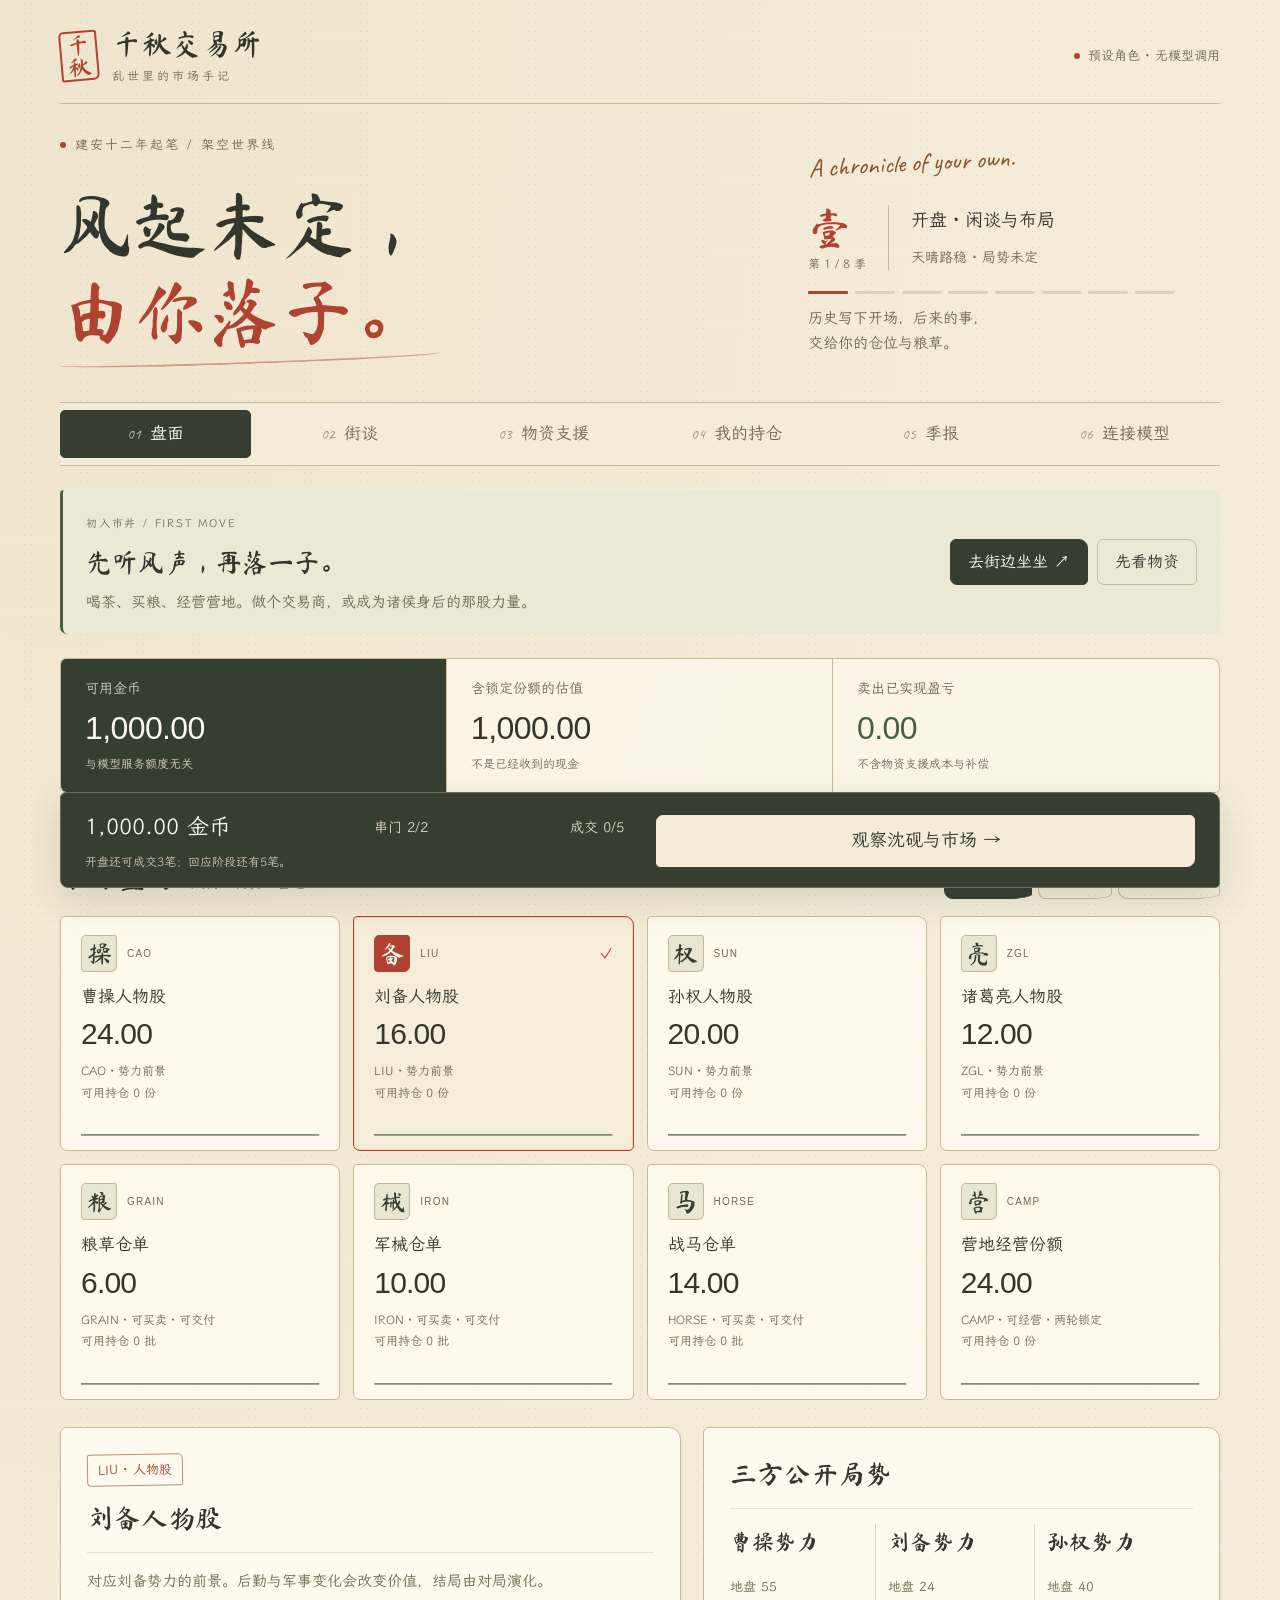
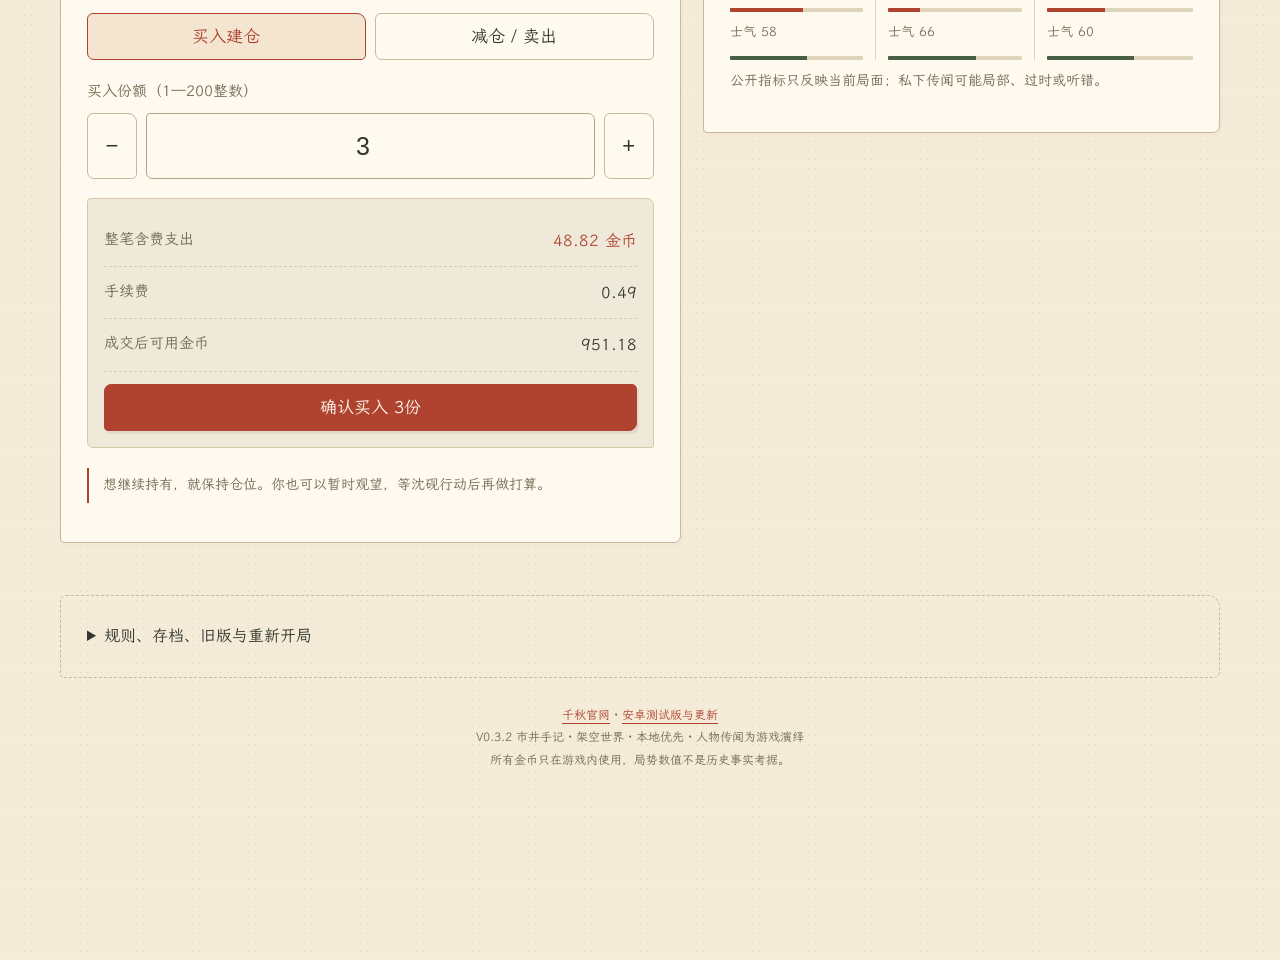
<file: index.html>
<!doctype html>
<html lang="zh-CN">
<head><meta charset="utf-8"><meta name="viewport" content="width=device-width, initial-scale=1, viewport-fit=cover"><meta name="theme-color" content="#f4ecd9"><title>千秋交易所 · 风起未定</title><link rel="preload" href="fonts/qianqiu-brush.woff2" as="font" type="font/woff2" crossorigin><link rel="preload" href="fonts/qianqiu-notes.woff2" as="font" type="font/woff2" crossorigin><link rel="stylesheet" href="world.css"></head>
<body><div id="app"><p style="padding:30px;color:#af432f">千秋交易所 · 正在打开这条世界线…</p></div><div id="toast" role="status" aria-live="polite"></div><dialog id="modal"><h2 id="modal-title"></h2><p id="modal-copy"></p><div class="actions"><button data-action="close-modal" class="ghost">返回</button><button id="modal-confirm" class="primary">确认</button></div></dialog><input id="save-file" type="file" accept="application/json,.json" hidden><input id="connection-file" type="file" accept="application/json,.json" hidden>
<script src="world-scenario.js"></script><script src="world.js"></script><script src="ai.js"></script><script src="world-connections.js"></script><script src="tokenpay.js"></script><script src="world-app.js"></script></body></html>
</file>
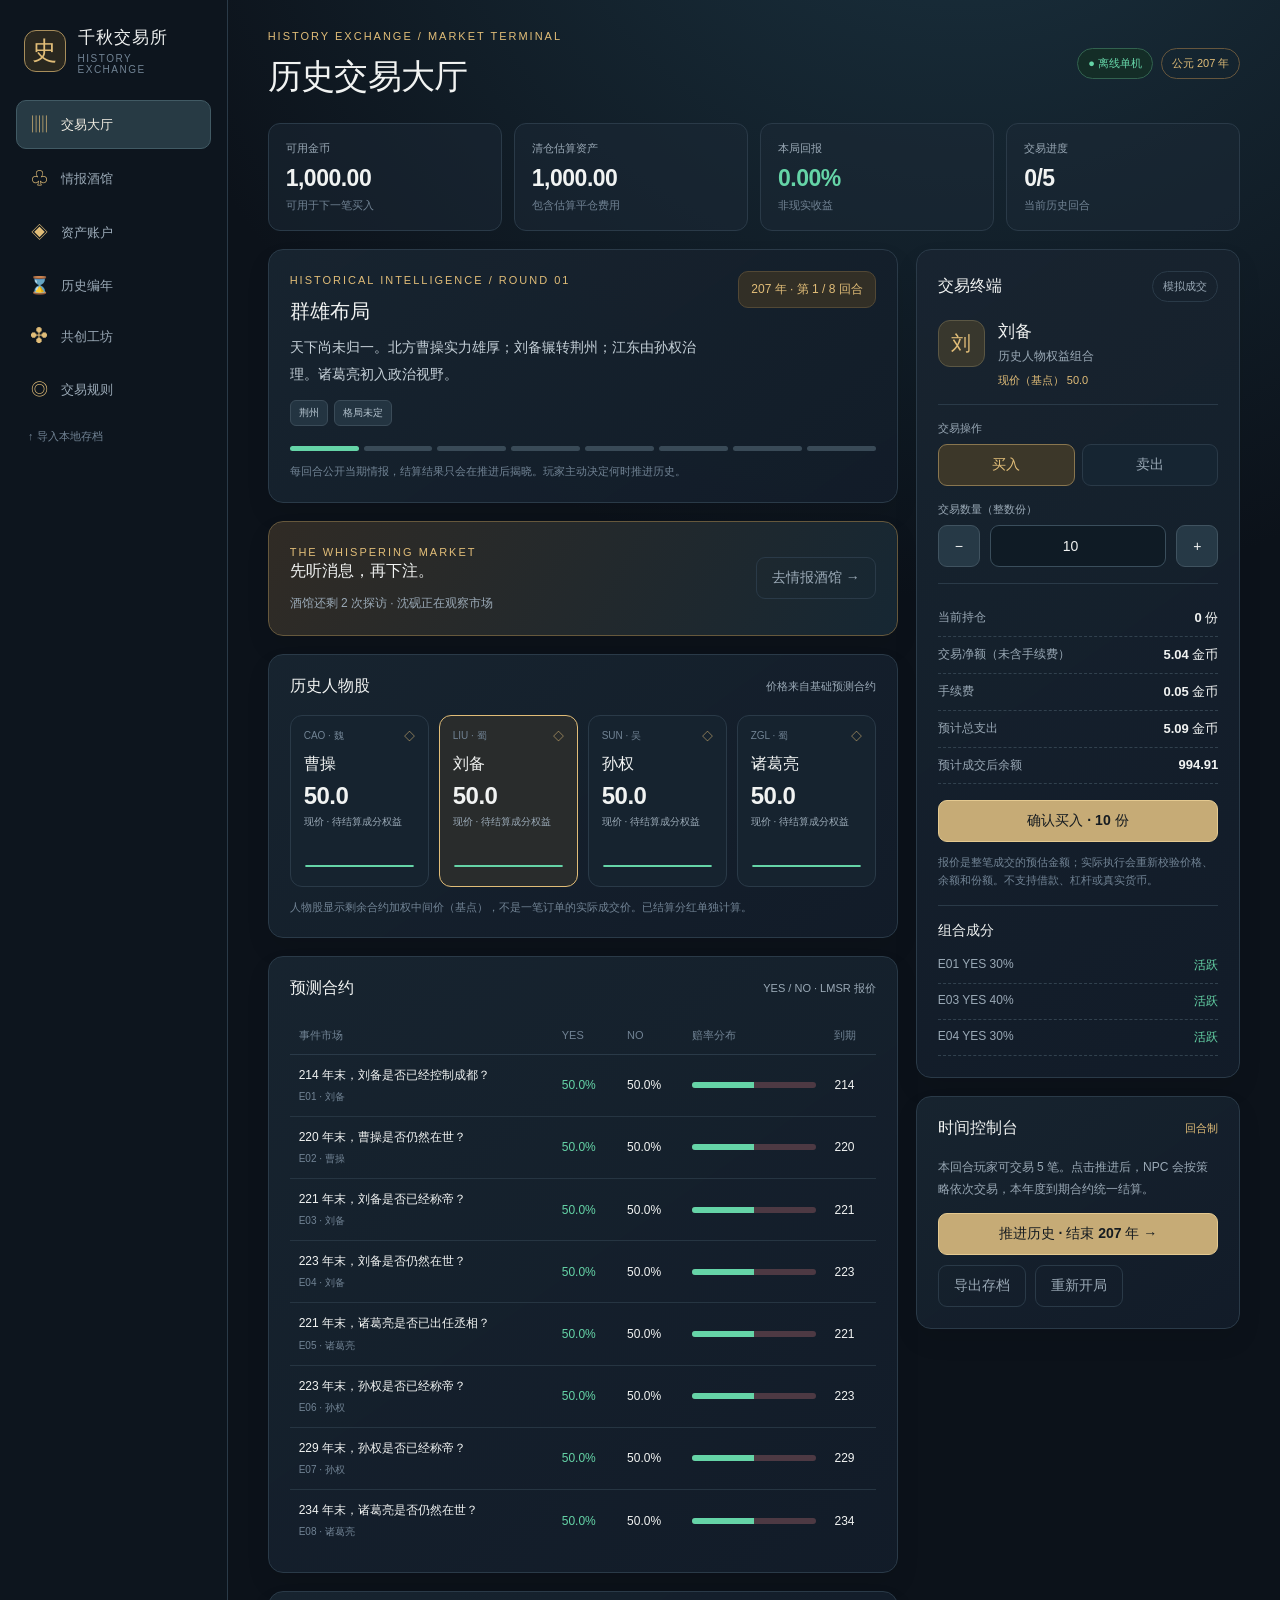
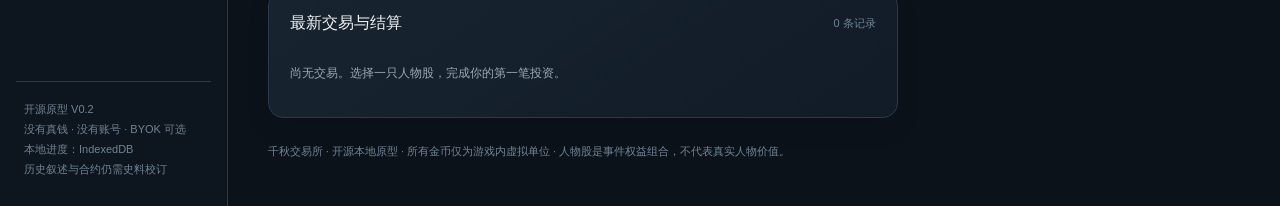
<file: classic.html>
<!doctype html>
<html lang="zh-CN">
<head>
  <meta charset="UTF-8" />
  <meta name="viewport" content="width=device-width, initial-scale=1" />
  <meta name="theme-color" content="#10161e" />
  <meta name="description" content="千秋交易所——开源本地历史人物交易策略游戏" />
  <title>千秋交易所 · History Exchange</title>
  <link rel="stylesheet" href="style.css" />
</head>
<body>
  <div id="app"><div class="boot-screen">千秋交易所 · 正在载入本地市场…</div></div>
  <script src="scenario.js"></script>
  <script src="tavern.js"></script>
  <script src="ai.js"></script>
  <script src="engine.js"></script>
  <script src="app.js"></script>
</body>
</html>
</file>
<file: world.css>
/* 市井手记 — original game styling, inspired by IntentKit's paper field notes.
   Font software is self-hosted under SIL OFL; see fonts/ and docs/FONTS.md. */
@font-face{font-family:'Qianqiu Brush';src:url('fonts/qianqiu-brush.woff2') format('woff2');font-weight:400;font-display:swap}
@font-face{font-family:'Qianqiu Notes';src:url('fonts/qianqiu-notes.woff2') format('woff2');font-weight:400;font-display:swap}
@font-face{font-family:'Qianqiu Script';src:url('fonts/qianqiu-script.woff2') format('woff2');font-weight:400 700;font-display:swap}
:root{--paper:#f4ecd9;--sheet:#fffaf0;--ink:#34362e;--deep:#363e32;--gold:#8b552a;--mint:#476044;--red:#af432f;--muted:#736953;--line:#c8b99a;--notes:'Qianqiu Notes','Kaiti SC','KaiTi',serif;--brush:'Qianqiu Brush','Qianqiu Notes','Kaiti SC','KaiTi',serif;--numbers:'Segoe UI',Arial,sans-serif;--ease:cubic-bezier(.22,1,.36,1);font-family:var(--notes);font-size:17px;color:var(--ink);background:var(--paper);font-synthesis:none;color-scheme:light}
*{box-sizing:border-box}html{scroll-padding-top:86px}body{margin:0;background-image:radial-gradient(ellipse at 5% 0,#d7ba8926,transparent 54%),radial-gradient(#70532924 .55px,transparent .75px);background-size:auto,7px 9px;line-height:1.7}::selection{background:#af432f25;color:var(--ink)}
button,input,select,textarea{font:inherit;color:inherit}button{cursor:pointer;min-height:46px;background:var(--sheet);border:1px solid var(--line);border-radius:6px 9px 5px 7px;padding:10px 17px;line-height:1.5;transition:background .18s,border-color .18s,box-shadow .18s}button:disabled{opacity:.45;cursor:not-allowed}button:focus-visible,input:focus-visible,select:focus-visible,textarea:focus-visible,a:focus-visible,summary:focus-visible{outline:3px solid var(--red);outline-offset:4px}button:not(:disabled):active{translate:0 1px}a{color:var(--red);text-underline-offset:4px}h1,h2,h3{font-family:var(--brush);font-weight:400}h1{font-size:clamp(52px,5.7vw,82px);line-height:1.2;margin:24px 0 0;letter-spacing:1px}h1 em{font-style:normal;color:var(--red);position:relative;display:inline-block}h1 em:after{content:'';height:8px;position:absolute;bottom:-8px;left:0;right:-10px;border-bottom:2px solid #af432f77;border-radius:50%;transform:rotate(-2deg)}h2{font-size:27px;line-height:1.5;margin:0 0 15px}h3{font-size:23px;margin:0 0 10px}p{line-height:1.8;margin:8px 0 13px}.muted{color:var(--muted)}.gold{color:var(--gold)}.mint{color:var(--mint)}.red{color:var(--red)}.small{font-size:14px}.primary{background:var(--red);border-color:var(--red);color:var(--sheet);box-shadow:2px 3px 0 #7c382e17;border-radius:7px 5px 8px 4px}.ghost{background:transparent;border-color:var(--line);color:var(--ink)}.full{width:100%;margin-top:10px}
.page{max-width:1240px;margin:auto;padding:0 40px 175px}.top{display:flex;align-items:center;justify-content:space-between;gap:16px;padding:28px 0 20px;border-bottom:1px solid var(--line)}.brand{display:flex;align-items:center;gap:14px;font-family:var(--brush);font-size:30px;line-height:1.1;white-space:nowrap}.brand small{display:block;font-family:var(--notes);font-size:12px;letter-spacing:3px;color:var(--muted);margin-top:9px}.seal{display:inline-flex;flex-direction:column;justify-content:center;align-items:center;width:38px;height:50px;color:var(--red);border:2px solid var(--red);border-radius:5px 3px 6px 2px;font-size:24px;line-height:.93;transform:rotate(-5deg)}.badge{display:inline-flex;align-items:center;gap:8px;color:var(--muted);font-size:13px;padding:5px 0;white-space:nowrap}.badge i,.ink-dot{width:6px;height:6px;border-radius:50%;background:var(--red);flex-shrink:0}.masthead{display:grid;grid-template-columns:1.45fr 1fr;gap:8%;align-items:center;padding:28px 0 45px}.eyebrow{display:flex;align-items:center;gap:9px;color:var(--muted);font-size:13px;letter-spacing:2px;margin:0}.sub{color:var(--muted);font-size:15px}.season-note{padding:5px 0 0 24px;max-width:390px}.field-note{display:block;font-family:'Qianqiu Script',cursive;color:var(--gold);font-size:26px;transform:rotate(-3deg);margin-bottom:23px}.season-line{display:flex;align-items:center;gap:22px}.season-line p{font-size:18px;margin:0 0 5px}.weather{color:var(--muted);font-size:14px}.season-stamp{font-family:var(--brush);font-size:44px;line-height:1;color:var(--red);border-right:1px solid var(--line);padding-right:22px}.season-stamp small{display:block;font-family:var(--notes);font-size:12px;color:var(--muted);margin-top:9px;white-space:nowrap}.progress{display:flex;gap:7px;margin:20px 0 12px}.progress i{height:3px;background:#c8b99a80;flex:1;border-radius:1px}.progress .on{background:var(--red)}.season-note .sub{font-size:15px;margin:12px 0 0;line-height:1.7}
.tabs{display:flex;gap:3px;padding:7px 0;position:sticky;top:0;background:#f4ecd9f5;z-index:12;overflow-x:auto;border-top:1px solid var(--line);border-bottom:1px solid var(--line);scrollbar-width:thin;scrollbar-color:var(--line) transparent;backdrop-filter:blur(12px)}.tabs button{flex:1;white-space:nowrap;min-width:max-content;min-height:48px;background:transparent;border-color:transparent;border-radius:5px;color:var(--muted);font-size:17px}.tab-index{font-family:'Qianqiu Script',cursive;font-size:15px;margin-right:9px;opacity:.7}.tabs .active{background:var(--deep);color:var(--sheet);border-color:var(--deep)}.selected{border-color:var(--red)!important;background:#f4e5d0!important;color:var(--ink)!important}.selected.ghost{color:var(--red)!important}.panel{position:relative;background:var(--sheet);border:1px solid var(--line);border-radius:6px 12px 7px 4px;padding:26px;margin:20px 0;overflow-wrap:anywhere;box-shadow:2px 3px 0 #69583406}.panel h2{padding-bottom:13px;border-bottom:1px solid #c8b99a66}.panel.warm{background:#ece6d2;border-color:#b5ab8d}.good{background:#edf0df;border-color:#869475}.bad{background:#f6e3d6;border-color:#bf8a72}.banner{padding:19px 23px;border:1px solid var(--line);background:#ece6d2;border-radius:4px 9px 4px 7px;margin:20px 0;font-size:16px;line-height:1.8}.welcome-note{display:flex;justify-content:space-between;align-items:center;gap:25px;position:relative;margin:24px 0;background:#ebe8d5;border:0;border-left:3px solid var(--mint);padding:18px 23px}.welcome-note strong{display:block;font-family:var(--brush);font-size:26px;font-weight:400;margin:3px 0}.welcome-note p{color:var(--muted);font-size:15px;margin:2px 0 0;max-width:610px}.note-kicker{font-size:11px;color:var(--muted);letter-spacing:1.8px}.welcome-note .actions{flex:none;gap:9px}.welcome-note .actions>*{flex:none;min-width:0}.welcome-note .actions button:first-child{background:var(--deep);color:var(--sheet);border-color:var(--deep)}
.actions{display:flex;gap:9px;flex-wrap:wrap}.actions>*{flex:1;min-width:120px}.grid2{display:grid;grid-template-columns:minmax(0,1.2fr) minmax(0,1fr);gap:22px;align-items:start}.grid2 .panel:first-child{margin-top:0}.market-heading{display:flex;align-items:end;justify-content:space-between;gap:18px;margin:31px 0 17px}.market-heading h2{font-size:29px;margin:2px 0 0}.market-heading h2 span{font:14px var(--notes);color:var(--muted);margin-left:15px}.category-filter{gap:6px;flex:none}.category-filter>*{min-width:0;flex:none;padding:8px 15px;min-height:40px;font-size:14px;border-radius:30% 12% 28% 10% / 10% 26% 12% 22%}.category-filter .selected{background:var(--deep)!important;color:var(--sheet)!important;border-color:var(--deep)!important}
.asset-grid{display:grid;grid-template-columns:repeat(4,minmax(0,1fr));gap:13px;margin:16px 0 27px}.asset{display:block;text-align:left;padding:18px 20px 13px;min-width:0;border-color:var(--line);background:#fffaf0e8;position:relative;border-radius:4px 9px 5px 7px}.asset-top{display:flex;align-items:center;gap:10px;margin-bottom:12px}.asset-mark{display:grid;place-items:center;font-family:var(--brush);font-size:25px;line-height:1;width:36px;height:37px;border:1px solid #9b886b80;background:#e9e5d3;border-radius:5px 3px 6px 4px;color:var(--deep)}.asset-code{font-family:var(--numbers);font-size:10px;letter-spacing:1.2px;color:var(--muted)}.asset-check{margin-left:auto;font-size:14px;color:var(--red)}.asset.selected{border-color:var(--red)!important;background:#f6ecda!important;box-shadow:inset 0 0 0 1px #af432f22}.asset.selected .asset-mark{background:var(--red);border-color:var(--red);color:var(--sheet)}.asset strong{display:block;font:500 30px/1.2 var(--numbers);font-variant-numeric:tabular-nums;margin:7px 0 9px;letter-spacing:-.8px}.asset .name{font-size:17px}.asset .hint{font-size:12px;color:var(--muted);line-height:1.8}.asset .pnl{font-size:12px;margin-top:5px}.asset .spark{width:100%;height:21px;display:block;margin-top:12px;overflow:visible;opacity:.7}
.row{display:flex;justify-content:space-between;align-items:flex-start;gap:14px;padding:12px 0;border-bottom:1px dashed #c8b99a99;font-size:15px;color:var(--muted)}.row:last-child{border:0}.row strong{color:var(--ink);font-size:16px;text-align:right;font-weight:400;font-variant-numeric:tabular-nums}.row .mint{color:var(--mint)}.row .red{color:var(--red)}.metrics{display:grid;grid-template-columns:repeat(3,minmax(0,1fr));gap:0;border:1px solid var(--line);border-radius:6px 9px 5px 7px;overflow:hidden;background:#fffaf0b3;margin-top:22px}.metric{border:0;border-right:1px solid var(--line);background:transparent;padding:18px 24px;min-width:0}.metric:last-child{border-right:0}.metric:first-child{background:var(--deep);color:var(--paper)}.metric .label{color:var(--muted);font-size:14px}.metric .value{font:500 32px/1.5 var(--numbers);overflow-wrap:anywhere;font-variant-numeric:tabular-nums;letter-spacing:-.6px;margin:3px 0}.metric .foot{font-size:12px;color:var(--muted);line-height:1.6}.metric:first-child .label,.metric:first-child .foot{color:#d3ceb9}.metric:first-child .value{color:var(--sheet)}
.field{display:block;font-size:15px;color:var(--muted);margin:19px 0 8px}input,textarea,select{width:100%;min-width:0;min-height:48px;background:#fffcf5;border:1px solid #b5a587;border-radius:4px 7px 5px 6px;padding:11px 13px;accent-color:var(--red)}input::placeholder,textarea::placeholder{color:#82755e}textarea{line-height:1.8;resize:vertical}input[type=url],input[type=password],#connection-model,#tokenpay-app-url{font-family:var(--numbers);font-size:15px}input[type=number]{font-family:var(--numbers);font-variant-numeric:tabular-nums}.quantity{display:flex;gap:9px}.quantity input{text-align:center;font-size:25px;font-weight:500;background:var(--sheet)}.quantity button{min-width:50px;font-family:var(--numbers);font-size:22px}.segmented{display:grid;grid-template-columns:repeat(2,minmax(0,1fr));gap:9px;margin:18px 0}.segmented button{text-align:center}.note{border-left:2px solid var(--red);padding:4px 0 4px 14px;font-size:14px;color:var(--muted);line-height:1.9;margin-top:20px}.quote-box{background:#eee9d9;padding:16px;border:1px solid #d6c7a7;border-radius:4px 7px 3px 6px;margin-top:19px}.quote-box .row:first-child strong{color:var(--red)}
.roles{display:grid;grid-template-columns:repeat(4,minmax(0,1fr));gap:12px;margin:24px 0}.role-card{text-align:left;padding:20px;min-width:0;border-radius:4px 9px 3px 7px;position:relative}.role-card .avatar{display:grid;place-items:center;width:52px;height:57px;border:1px solid var(--line);background:#e6e3d1;border-radius:46% 48% 8% 8%;font-family:var(--brush);font-size:34px;color:var(--deep);margin-bottom:15px}.role-card.selected .avatar{background:var(--deep);color:var(--paper);border-color:var(--deep)}.role-card strong{display:block;font-family:var(--brush);font-size:23px;font-weight:400}.role-card span:last-child{display:block;font-size:14px;color:var(--muted);margin-top:7px;line-height:1.7}.conversation{padding:20px 0;border-bottom:1px solid var(--line)}.conversation:last-child{border:0}.q{font-size:15px;color:var(--mint);background:#e9e8d780;display:inline-block;padding:5px 10px;border-radius:5px;margin-bottom:3px}blockquote{position:relative;margin:16px 0;font-family:var(--notes);font-size:23px;line-height:1.9;white-space:pre-wrap;padding-left:16px;border-left:2px solid #bca87e}.chat-meta{display:flex;justify-content:space-between;align-items:center;gap:12px;font-size:14px;color:var(--muted);padding-bottom:13px;border-bottom:1px solid var(--line)}.chat-meta strong{font:28px var(--brush);color:var(--ink)}.chip{display:inline-block;color:var(--red);border:1px solid #b99275;border-radius:3px 5px 2px 4px;padding:4px 10px;font-size:13px;transform:rotate(-1deg)}
.factions{display:grid;grid-template-columns:repeat(3,minmax(0,1fr));gap:12px}.faction{padding:0 12px 0 0;border-right:1px solid #c8b99a99;background:transparent;min-width:0}.faction:last-child{border-right:0;padding-right:0}.faction h3{font-size:22px;white-space:nowrap}.faction .small{font-size:13px}.bar{height:4px;border-radius:1px;overflow:hidden;background:#ddd4b9;margin-top:8px}.bar i{display:block;height:100%;background:var(--red)}.bar.morale i{background:var(--mint)}.log{padding:17px 0;border-bottom:1px solid #c8b99a88;font-size:16px;line-height:1.8}.log:last-child{border-bottom:0}.log strong{font-weight:400}.log span{display:block;color:var(--muted);font-size:14px}.log .actions{margin-top:10px}
.dock{position:fixed;bottom:12px;left:50%;transform:translateX(-50%);max-width:1160px;width:calc(100% - 80px);display:grid;grid-template-columns:1fr 1fr;align-items:center;column-gap:32px;padding:16px 24px calc(15px + env(safe-area-inset-bottom));background:var(--deep);color:var(--sheet);border:1px solid #636b54;border-radius:6px 10px 5px 8px;z-index:20;box-shadow:0 10px 35px #34362e25}.dock .budget{display:flex;align-items:center;justify-content:space-between;gap:10px;color:#ded8c4;font-size:14px}.dock strong{color:var(--sheet);font-size:22px;font-weight:400;font-variant-numeric:tabular-nums}.dock>.primary{width:100%;grid-column:2;grid-row:1 / span 2;min-height:52px;background:var(--paper);color:var(--ink);border-color:var(--paper);font-size:18px}.dock .hint{font-size:12px;color:#ccc6b1;line-height:1.7;margin:5px 0 0}.typing .dock{position:static;transform:none;margin:10px auto}.typing .page{padding-bottom:10px}
details summary{color:var(--ink);line-height:1.8;cursor:pointer;font-size:16px}details p{font-size:15px;color:var(--muted)}.archive{margin-top:32px;background:transparent;border-style:dashed;box-shadow:none}.check{display:flex;align-items:flex-start;gap:10px;font-size:15px;color:var(--muted);margin:16px 0;line-height:1.8}.check input{width:18px;min-width:18px;min-height:18px;height:18px;margin-top:5px;padding:0}.big{font:42px var(--numbers)}.footer{font-size:12px;color:var(--muted);line-height:1.9;text-align:center;margin-top:26px}.link-button{padding:0;border:0;color:var(--red);background:transparent;min-height:36px;font-size:14px}.pending{position:fixed;left:50%;bottom:140px;transform:translateX(-50%);z-index:55;display:flex;gap:15px;align-items:center;background:var(--sheet);border:1px solid var(--red);border-radius:6px 9px 4px 7px;padding:15px 20px;max-width:94vw;min-width:280px;box-shadow:0 6px 20px #34362e20}.pending span{flex:1}.pending button{white-space:nowrap}#toast{display:none;position:fixed;bottom:140px;left:50%;transform:translateX(-50%);padding:13px 18px;max-width:92vw;width:max-content;background:var(--sheet);color:var(--ink);border:1px solid var(--red);border-radius:5px 9px 4px 7px;box-shadow:0 7px 24px #34362e20;z-index:60;line-height:1.8;pointer-events:none}dialog{background:var(--sheet);color:var(--ink);border:1px solid #ad9270;border-radius:5px 12px 4px 7px;width:calc(100% - 36px);max-width:460px;padding:27px;box-shadow:0 15px 70px #2228}dialog::backdrop{background:#292c2380;backdrop-filter:blur(4px)}dialog p{color:var(--muted)}.empty{padding:24px 0;color:var(--muted);font-size:16px;line-height:1.9}#ticket,#allocation-panel{scroll-margin-top:85px}code{overflow-wrap:anywhere}button .muted{color:var(--muted)}[hidden]{display:none!important}
@media(hover:hover){button:not(:disabled):hover{border-color:var(--red);box-shadow:1px 3px 0 #af432f12}.asset:not(:disabled):hover{background:#f4e8d0}.primary:not(:disabled):hover{background:#943b2b;color:var(--sheet)}.dock>.primary:not(:disabled):hover{background:var(--sheet);color:var(--ink)}.tabs button:not(.active):hover{background:#e8dfc8;color:var(--ink)}}
@media(max-width:1000px){.page{padding-left:28px;padding-right:28px}.dock{width:calc(100% - 56px)}.masthead{gap:4%}.asset{padding:15px}.market-heading h2 span{display:none}.faction h3{font-size:19px}.panel{padding:22px}.welcome-note .actions{display:grid}.tabs button{font-size:16px;padding:10px 13px}.tab-index{margin-right:5px}}
@media(max-width:760px){:root{font-size:17px}.page{padding:0 18px 180px}.top{padding:21px 0 17px;gap:10px}.brand{font-size:25px;gap:10px}.brand small{font-size:10px;letter-spacing:1.7px;margin-top:8px}.seal{width:31px;height:42px;font-size:21px}.badge{font-size:11px;gap:5px}.badge i{width:5px;height:5px}.masthead{grid-template-columns:minmax(0,1fr) minmax(0,.85fr);gap:14px;padding:25px 0 31px;align-items:end}.eyebrow{font-size:10px;letter-spacing:.5px;gap:5px;white-space:nowrap}.ink-dot{width:4px;height:4px}h1{font-size:44px;margin-top:20px;letter-spacing:0;line-height:1.2}h1 em:after{bottom:-5px;height:5px;right:-3px}.season-note{padding:0 0 1px 5px}.field-note{display:none}.season-line{gap:9px;align-items:center}.season-line p{font-size:13px;line-height:1.6;margin-bottom:3px}.weather{font-size:11px}.season-stamp{font-size:31px;padding-right:9px}.season-stamp small{font-size:9px;margin-top:7px}.season-note .sub{font-size:12px;line-height:1.7;margin-top:9px}.progress{margin:11px 0 0;gap:4px}.progress i{height:2px}.tabs{gap:3px;padding:6px 0;scrollbar-width:none}.tabs::-webkit-scrollbar{display:none}.tabs button{flex:0 0 auto;min-height:43px;font-size:16px;padding:8px 13px}.tab-index{display:none}.grid2{display:block}.grid2 .panel:first-child{margin-top:18px}.panel{padding:21px 19px;margin:19px 0}h2{font-size:25px}.banner{padding:17px 18px;font-size:16px}.welcome-note{display:block;padding:14px 17px;margin:20px 0}.welcome-note strong{font-size:24px;margin-top:2px}.welcome-note p{font-size:14px;line-height:1.8}.welcome-note .actions{display:flex;margin-top:12px;gap:10px}.welcome-note .actions>*{flex:1}.welcome-note .actions button{min-height:42px;font-size:15px;padding:9px 11px}.note-kicker{font-size:10px;letter-spacing:1.3px}.metrics{margin-top:20px}.metric{padding:13px 10px}.metric .value{font-size:23px;margin:5px 0;line-height:1.4;letter-spacing:-.7px}.metric .label{font-size:12px}.metric .foot{font-size:10px;line-height:1.7}.market-heading{display:block;margin:25px 0 12px}.market-heading h2{font-size:27px;line-height:1.3;margin:3px 0 12px}.category-filter{gap:7px;flex-wrap:nowrap}.category-filter>*{padding:8px 13px;font-size:14px;min-height:40px}.asset-grid{grid-template-columns:repeat(2,minmax(0,1fr));gap:11px;margin:13px 0 22px}.asset{padding:15px 14px 11px}.asset-top{gap:8px;margin-bottom:10px}.asset-mark{width:31px;height:32px;font-size:23px}.asset-code{font-size:9px;letter-spacing:.8px}.asset .name{font-size:16px}.asset strong{font-size:28px;margin:6px 0 8px}.asset .hint{font-size:11px;line-height:1.8}.asset .spark{height:18px;margin-top:9px}.roles{grid-template-columns:repeat(2,minmax(0,1fr));gap:11px;margin:19px 0}.role-card{padding:17px 15px}.role-card .avatar{width:44px;height:49px;font-size:30px;margin-bottom:12px}.role-card strong{font-size:23px}.role-card span:last-child{font-size:13px}.row{font-size:14px;gap:10px}.row strong{font-size:15px}.factions{gap:11px}.faction{padding-right:10px}.faction h3{font-size:19px}.faction .small{font-size:12px}.dock{bottom:0;max-width:none;width:100%;display:block;border-radius:0;border-left:0;border-right:0;padding:10px 18px calc(10px + env(safe-area-inset-bottom));box-shadow:0 -3px 20px #34362e15}.dock .budget{font-size:12px;margin-bottom:8px}.dock strong{font-size:19px}.dock>.primary{min-height:46px;font-size:16px}.dock .hint{font-size:11px;text-align:center;margin-top:6px}.pending,#toast{bottom:165px}.typing .dock{width:100%}.desktop-break{display:none}.check{font-size:14px}.archive{padding:17px}.archive summary{font-size:15px}blockquote{font-size:21px;padding-left:13px}.chat-meta strong{font-size:26px}.chat-meta{font-size:12px}.actions>*{min-width:118px}.footer{font-size:11px}}
@media(max-width:380px){.page{padding-left:14px;padding-right:14px}.top{gap:6px}.brand{font-size:23px}.badge{font-size:10px}.masthead{gap:9px;grid-template-columns:1.1fr 1fr}.eyebrow{font-size:9px}h1{font-size:39px}.season-note{padding-left:0}.season-line{gap:7px}.season-line p{font-size:12px}.weather{font-size:10px}.season-stamp{font-size:28px;padding-right:7px}.season-note .sub{font-size:11px}.metric{padding:12px 8px}.metric .value{font-size:21px}.metric .label{font-size:11px}.metric .foot{font-size:9px}.asset{padding:13px 12px}.asset .name{font-size:15px}.asset .hint{font-size:10px}.faction h3{font-size:17px}.dock{padding-left:14px;padding-right:14px}.category-filter>*{padding-left:11px;padding-right:11px}.asset-check{font-size:12px}.asset-top{gap:7px}.panel{padding:19px 16px}.row strong{font-size:14px}.tabs button{padding-left:12px;padding-right:12px}}
@media(prefers-reduced-motion:reduce){*,*:before,*:after{scroll-behavior:auto!important;transition:none!important;animation:none!important}}
.actions.category-filter>*{min-width:0}
.phase-short{display:none}
@media(max-width:760px){.masthead{grid-template-columns:minmax(0,1.4fr) minmax(0,1fr);align-items:center}h1{font-size:34px;margin-top:16px}.masthead .hero-copy,.season-note{min-width:0}.season-line p{font-size:12px}.weather{font-size:10px}.season-note .sub{font-size:11px}.phase-full,.weather-suffix{display:none}.phase-short{display:inline}}
</file>
<file: style.css>
:root{--bg:#0c121a;--panel:#131e2a;--panel2:#1b2936;--line:#2a3a48;--text:#f1f3f2;--muted:#9aa9b6;--subtle:#718394;--green:#65d4a7;--red:#ed8a91;--gold:#e1bd78;--blue:#88c6ee;--radius:15px;font-family:Inter,-apple-system,BlinkMacSystemFont,'Segoe UI','Microsoft YaHei',sans-serif;color:var(--text);background:var(--bg);font-size:14px;font-synthesis:none}
*{box-sizing:border-box}body{margin:0;min-height:100vh;background:radial-gradient(circle at 75% -15%,#1c3543 0,transparent 38%),#0c121a}button,input,select,textarea{font:inherit}button{cursor:pointer}button:disabled{opacity:.4;cursor:not-allowed}button:focus-visible,input:focus-visible,textarea:focus-visible,select:focus-visible{outline:2px solid var(--blue);outline-offset:2px}p{line-height:1.65}a{color:var(--blue)}.shell{display:grid;grid-template-columns:228px minmax(0,1fr);min-height:100vh}.sidebar{border-right:1px solid var(--line);padding:26px 16px;display:flex;flex-direction:column;gap:25px;background:rgba(13,22,31,.85)}.brand{display:flex;align-items:center;gap:12px;padding:0 8px}.seal{width:42px;height:42px;border:1px solid #a78d5b;border-radius:12px;display:grid;place-items:center;color:var(--gold);font-family:serif;font-size:25px;background:#29271f}.brand-title{font-weight:750;font-size:17px;letter-spacing:1px}.brand-sub{color:var(--subtle);font-size:10px;letter-spacing:1.5px;margin-top:4px}.nav{display:flex;flex-direction:column;gap:5px}.nav button{display:flex;gap:12px;align-items:center;text-align:left;border:1px solid transparent;background:transparent;color:var(--muted);border-radius:10px;padding:12px;font-size:13px;width:100%}.nav button:hover{background:#1c2a35}.nav button.active{background:#273a44;color:#f1ece1;border-color:#415a64}.nav .glyph{width:20px;text-align:center;color:var(--gold);font-size:17px}.sidebar-note{margin-top:auto;border-top:1px solid var(--line);padding:18px 8px 0;color:var(--subtle);font-size:11px;line-height:1.8}.content{min-width:0;padding:27px clamp(18px,3.1vw,50px) 45px}.header{display:flex;align-items:center;justify-content:space-between;gap:16px;margin-bottom:23px}.eyebrow{font-size:11px;color:var(--gold);letter-spacing:2px;text-transform:uppercase;margin:0 0 9px}.page-title{font-size:clamp(24px,3vw,34px);letter-spacing:-.7px;font-weight:750;margin:0}.header-status{display:flex;gap:8px;align-items:center;flex-wrap:wrap}.chip{padding:7px 10px;border:1px solid var(--line);border-radius:99px;color:var(--muted);font-size:11px;white-space:nowrap}.chip.green{border-color:#32624f;color:var(--green);background:#142d27}.chip.gold{color:var(--gold);border-color:#66563d}.panel{background:linear-gradient(145deg,rgba(24,36,48,.96),rgba(18,28,40,.98));border:1px solid var(--line);border-radius:var(--radius);padding:21px;box-shadow:0 12px 25px rgba(0,0,0,.08);min-width:0}.panel h2{margin:0;font-size:16px;font-weight:650}.panel h3{margin:0;font-size:14px}.panel-title{display:flex;align-items:center;justify-content:space-between;gap:10px;margin-bottom:18px}.muted{color:var(--muted)}.subtle{color:var(--subtle)}.tiny{font-size:11px}.small{font-size:12px}.green{color:var(--green)}.red{color:var(--red)}.gold{color:var(--gold)}.blue{color:var(--blue)}.mono{font-variant-numeric:tabular-nums;font-feature-settings:'tnum'} .dashboard{display:grid;grid-template-columns:minmax(0,1.65fr) minmax(310px,.85fr);gap:18px}.full{grid-column:1/-1}.stack{display:flex;flex-direction:column;gap:18px}.metrics{display:grid;grid-template-columns:repeat(4,minmax(0,1fr));gap:12px;margin-bottom:18px}.metric{border:1px solid var(--line);border-radius:12px;padding:17px;background:rgba(27,42,55,.52)}.metric .label{font-size:11px;color:var(--muted);margin-bottom:9px}.metric .value{font-size:23px;font-weight:700;letter-spacing:-.5px;overflow-wrap:anywhere}.metric .foot{font-size:11px;color:var(--subtle);margin-top:6px}.intro{display:flex;gap:16px;align-items:flex-start;justify-content:space-between;margin-bottom:16px}.round-tag{background:#322f26;color:var(--gold);border:1px solid #524835;padding:9px 12px;border-radius:10px;font-size:12px;white-space:nowrap}.news-title{font-size:20px;font-weight:700;margin:3px 0 9px}.news-desc{max-width:830px;color:#c5d0d8;line-height:1.9;margin:0}.tag-row{display:flex;gap:6px;flex-wrap:wrap;margin-top:13px}.tag{font-size:10px;border:1px solid #3a4b58;background:#233441;padding:5px 8px;border-radius:6px;color:#b7c6d1}.progress{display:flex;gap:5px;margin:20px 0 0}.progress span{height:5px;border-radius:10px;background:#394a57;flex:1}.progress span.done{background:var(--gold)}.progress span.current{background:var(--green)}.character-grid{display:grid;grid-template-columns:repeat(4,minmax(0,1fr));gap:10px}.person{border:1px solid var(--line);background:#16232f;border-radius:12px;padding:13px;text-align:left;color:var(--text);transition:border-color .15s,transform .15s;min-width:0}.person:hover{border-color:#658391;transform:translateY(-1px)}.person.selected{border-color:var(--gold);background:#292c2c}.person-top{display:flex;gap:7px;align-items:center;justify-content:space-between}.person-code{color:var(--subtle);font-size:10px}.person-name{font-size:16px;font-weight:650;margin:10px 0 7px}.person-value{font-size:24px;font-weight:700;letter-spacing:-.5px}.person-hint{font-size:10px;margin-top:5px;color:var(--muted);white-space:nowrap;overflow:hidden;text-overflow:ellipsis}.mini-chart{width:100%;height:31px;margin-top:10px}.event-table{width:100%;border-collapse:collapse}.event-table th{font-size:11px;color:var(--subtle);font-weight:500;text-align:left;padding:11px 9px;border-bottom:1px solid var(--line)}.event-table td{padding:11px 9px;border-bottom:1px solid #263542;font-size:12px}.event-table tr:last-child td{border-bottom:0}.event-table tbody tr{cursor:pointer}.event-table tbody tr:hover{background:#263642}.event-table tbody tr.selected{background:#2d3d44}.event-title{max-width:430px;line-height:1.6}.event-id{color:var(--subtle);font-size:10px;display:block;margin-top:4px}.bar{height:6px;border-radius:5px;background:#4d3943;overflow:hidden;min-width:95px}.bar span{height:100%;background:var(--green);display:block}.pill{font-size:10px;padding:4px 7px;border:1px solid var(--line);border-radius:6px;display:inline-block}.pill.closed{color:var(--gold)}.ticket-header{display:flex;gap:13px;align-items:flex-start;padding-bottom:16px;border-bottom:1px solid var(--line)}.avatar{width:47px;height:47px;flex:0 0 47px;border-radius:12px;border:1px solid #5b5744;background:#38372d;display:grid;place-items:center;color:var(--gold);font-size:20px;font-family:serif}.ticket-title{font-size:17px;font-weight:700;margin-bottom:5px}.trade-ctrl{margin-top:16px}.field-label{display:block;color:var(--muted);font-size:11px;margin-bottom:8px}.segmented{display:grid;grid-template-columns:repeat(2,1fr);gap:7px}.segmented button{padding:11px;border:1px solid var(--line);border-radius:9px;background:#162532;color:var(--muted)}.segmented button.selected.yes{color:var(--green);border-color:#43896d;background:#1e3b35}.segmented button.selected.no{color:var(--red);border-color:#975863;background:#402d35}.segmented button.selected.neutral{color:var(--gold);border-color:#89764f;background:#3c3729}input,textarea,select{background:#0f1b25;border:1px solid #3a4e5c;border-radius:9px;color:var(--text);padding:12px;outline:none;width:100%;min-width:0}textarea{resize:vertical;line-height:1.65}.quantity-line{display:flex;align-items:center;gap:10px}.quantity-line input{text-align:center}.qty-btn{background:#263946;border:1px solid #405360;color:var(--text);padding:12px 16px;border-radius:9px}.quote-line{display:flex;justify-content:space-between;gap:12px;padding:9px 0;border-bottom:1px dashed #31414e;color:var(--muted);font-size:12px}.quote-line strong{color:var(--text);font-size:13px}.btn{background:#344a58;color:white;border:1px solid #4f6979;border-radius:9px;padding:11px 15px;font-weight:600}.btn:hover:not(:disabled){filter:brightness(1.13)}.btn.primary{background:#c6ab76;color:#151b20;border-color:#e4c990}.btn.positive{background:#2b6e57;border-color:#458b71}.btn.danger{background:#673b43;border-color:#88525f}.btn.ghost{background:transparent;border-color:var(--line);color:var(--muted)}.btn.full-btn{width:100%}.btn-row{display:flex;gap:9px;flex-wrap:wrap}.divider{height:1px;background:var(--line);margin:16px 0}.activity{max-height:235px;overflow:auto}.activity-row{display:flex;gap:11px;align-items:center;justify-content:space-between;border-bottom:1px solid #2a3a46;padding:11px 0;font-size:12px}.activity-row:last-child{border:0}.activity-icon{width:32px;height:32px;border-radius:9px;background:#2d3b46;display:grid;place-items:center;color:var(--gold)}.activity-main{flex:1;min-width:0}.activity-main .headline{overflow:hidden;text-overflow:ellipsis;white-space:nowrap}.activity-main .caption{font-size:10px;color:var(--subtle);margin-top:4px}.note{padding:12px;border:1px dashed #415465;background:#1a2935;border-radius:10px;color:#c1cdda;font-size:12px;line-height:1.7}.alert{border:1px solid #69534a;background:#342a2b;color:#f4c9bf;border-radius:10px;padding:12px;font-size:12px;line-height:1.6}.good{border-color:#2e6b55;background:#193329;color:#a9edcc}.toast{position:fixed;right:25px;bottom:22px;border:1px solid #506a77;background:#263947;padding:14px 19px;border-radius:10px;box-shadow:0 13px 40px #0008;z-index:100;max-width:440px;line-height:1.6}.two-col{display:grid;grid-template-columns:repeat(2,minmax(0,1fr));gap:18px}.three-col{display:grid;grid-template-columns:repeat(3,minmax(0,1fr));gap:16px}.holding{padding:13px;border-bottom:1px solid var(--line);display:flex;justify-content:space-between;gap:10px}.holding:last-child{border:0}.timeline{border-left:1px solid #596874;padding-left:18px;display:flex;flex-direction:column;gap:20px;margin:12px 0 6px 6px}.timeline-item{position:relative}.timeline-item:before{content:'';position:absolute;left:-24px;top:3px;width:10px;height:10px;border-radius:50%;background:#678799;border:2px solid #131e2a}.timeline-item.current:before{background:var(--gold)}.timeline-year{color:var(--gold);font-size:12px;font-weight:700}.timeline-title{font-weight:650;margin:5px 0}.timeline-copy{color:var(--muted);font-size:12px;line-height:1.7}.editor{min-height:380px;font-size:12px;font-family:ui-monospace,SFMono-Regular,Consolas,monospace;white-space:pre;tab-size:2}.mono-box{font-family:ui-monospace,Consolas,monospace;font-size:11px;overflow-x:auto;white-space:pre-wrap;word-break:break-word}.setting-grid{display:grid;grid-template-columns:repeat(2,minmax(0,1fr));gap:12px}.file-label{display:inline-flex;align-items:center;gap:7px;cursor:pointer}.file-label input{display:none}.list-bullets{padding-left:19px;color:var(--muted);line-height:1.95}.result-rank{display:flex;align-items:center;justify-content:space-between;gap:12px;padding:16px;border-bottom:1px solid var(--line)}.result-rank:last-child{border:0}.rank-no{font-size:26px;font-weight:800;color:var(--gold);width:34px}.big-price{font-size:39px;letter-spacing:-1px;font-weight:750}.action-dock{display:flex;gap:8px;flex-wrap:wrap;align-items:center}.boot-screen{display:grid;place-items:center;height:100vh;color:#e1bd78}.code-diff{max-height:280px;overflow:auto;background:#0e1b24;border:1px solid var(--line);border-radius:10px;padding:12px;font-family:monospace;font-size:12px;white-space:pre-wrap;line-height:1.7}.code-diff .remove{color:#f59b9f}.code-diff .add{color:#7cdeb4}footer{margin-top:24px;color:var(--subtle);font-size:11px;line-height:1.7}
@media(max-width:1180px){.dashboard{grid-template-columns:minmax(0,1fr) 310px}.character-grid{grid-template-columns:repeat(2,1fr)}.metrics{grid-template-columns:repeat(2,1fr)}}
@media(max-width:850px){.shell{display:block}.sidebar{padding:15px;gap:12px;border-right:0;border-bottom:1px solid var(--line)}.brand{display:none}.nav{flex-direction:row;overflow-x:auto}.nav button{width:auto;white-space:nowrap;padding:9px 11px}.sidebar-note{display:none}.content{padding:20px 15px 35px}.dashboard,.two-col{grid-template-columns:1fr}.header{align-items:flex-start;flex-direction:column}.metrics{grid-template-columns:repeat(2,1fr)}.setting-grid{grid-template-columns:1fr}.three-col{grid-template-columns:1fr}}
@media(max-width:500px){.character-grid{grid-template-columns:repeat(2,1fr)}.panel{padding:15px}.event-table th:nth-child(4),.event-table td:nth-child(4){display:none}.metric .value{font-size:20px}}

/* V0.2 · 情报酒馆 */
.tavern-space{margin-top:18px}.tavern-teaser,.tavern-hero{display:flex;align-items:center;justify-content:space-between;gap:20px;border-color:#66583c;background:linear-gradient(120deg,#302b25,#162733)}.tavern-teaser p{margin-bottom:0}.tavern-hero h2{font-family:'Microsoft YaHei',sans-serif;font-size:24px}.tavern-hero p{max-width:680px;margin-bottom:0}.visit-counter{display:flex;flex-direction:column;gap:5px;text-align:right;white-space:nowrap;color:var(--gold);font-size:11px}.visit-counter strong{font-size:42px}.visit-counter strong span{font-size:18px;color:var(--muted)}.tavern-roles{display:grid;grid-template-columns:repeat(2,minmax(0,1fr));gap:10px}.tavern-role{display:grid;grid-template-columns:40px 1fr;gap:5px 10px;align-items:center;text-align:left;background:#172632;border:1px solid var(--line);border-radius:12px;padding:14px;color:var(--text);min-width:0}.tavern-role.selected{border-color:var(--gold);background:#302e27}.tavern-role strong{font-size:13px}.tavern-role .tiny{grid-column:2}.role-seal{grid-row:1/3;border:1px solid #726047;border-radius:50%;width:36px;height:36px;display:grid;place-items:center;color:var(--gold);font-family:serif;font-size:20px}.tavern-dialogue{padding:18px 0;border-top:1px solid var(--line)}.tavern-dialogue:first-of-type{border-top:0;padding-top:0}.dialogue-meta{display:flex;justify-content:space-between;gap:10px}.dialogue-question{color:var(--muted);font-size:12px}.dialogue-answer{white-space:pre-wrap;overflow-wrap:anywhere;line-height:1.9;font-size:13px}.evidence-card{background:#192d32;border-left:3px solid var(--gold);padding:14px;border-radius:0 9px 9px 0}.evidence-card p{font-size:12px;line-height:1.8}.clue-review{display:flex;align-items:flex-start;gap:12px;padding:14px 0;border-bottom:1px solid var(--line)}.clue-review strong{font-size:12px}.clue-review p{margin:7px 0 0}.clue-review .pill{white-space:nowrap}.rival-report{margin-bottom:18px;border-color:#52664f}.rival-report blockquote{margin:10px 0;padding-left:14px;border-left:2px solid var(--gold);color:#ced9d7;line-height:1.9}.byok-settings summary{cursor:pointer;line-height:1.8;font-weight:600}.byok-settings summary span{display:block}.pending-banner{position:fixed;bottom:20px;left:50%;transform:translateX(-50%);display:flex;align-items:center;gap:20px;padding:14px 20px;background:#243b44;border:1px solid var(--gold);border-radius:12px;box-shadow:0 10px 40px #0008;z-index:110;max-width:95vw;min-width:280px}.pending-banner span{flex:1}.pending-banner .btn{white-space:nowrap}.tavern-hero+.dashboard{align-items:start}
@media(max-width:500px){.tavern-hero{gap:10px}.tavern-hero h2{font-size:19px}.tavern-hero .eyebrow{font-size:9px;letter-spacing:1px}.visit-counter strong{font-size:32px}.tavern-teaser{align-items:flex-start;flex-direction:column}.tavern-role{padding:10px;grid-template-columns:30px 1fr;gap:5px 7px}.role-seal{width:28px;height:28px;font-size:17px}.tavern-role strong{font-size:11px}.tavern-role .tiny{font-size:10px}.clue-review{flex-direction:column;gap:7px}}

@media(max-width:850px){.nav button,.nav-file{flex-shrink:0;white-space:nowrap}.nav{align-items:center}.nav-file{display:block}.visit-counter .btn{padding:8px 10px;font-size:11px}}
</file>
